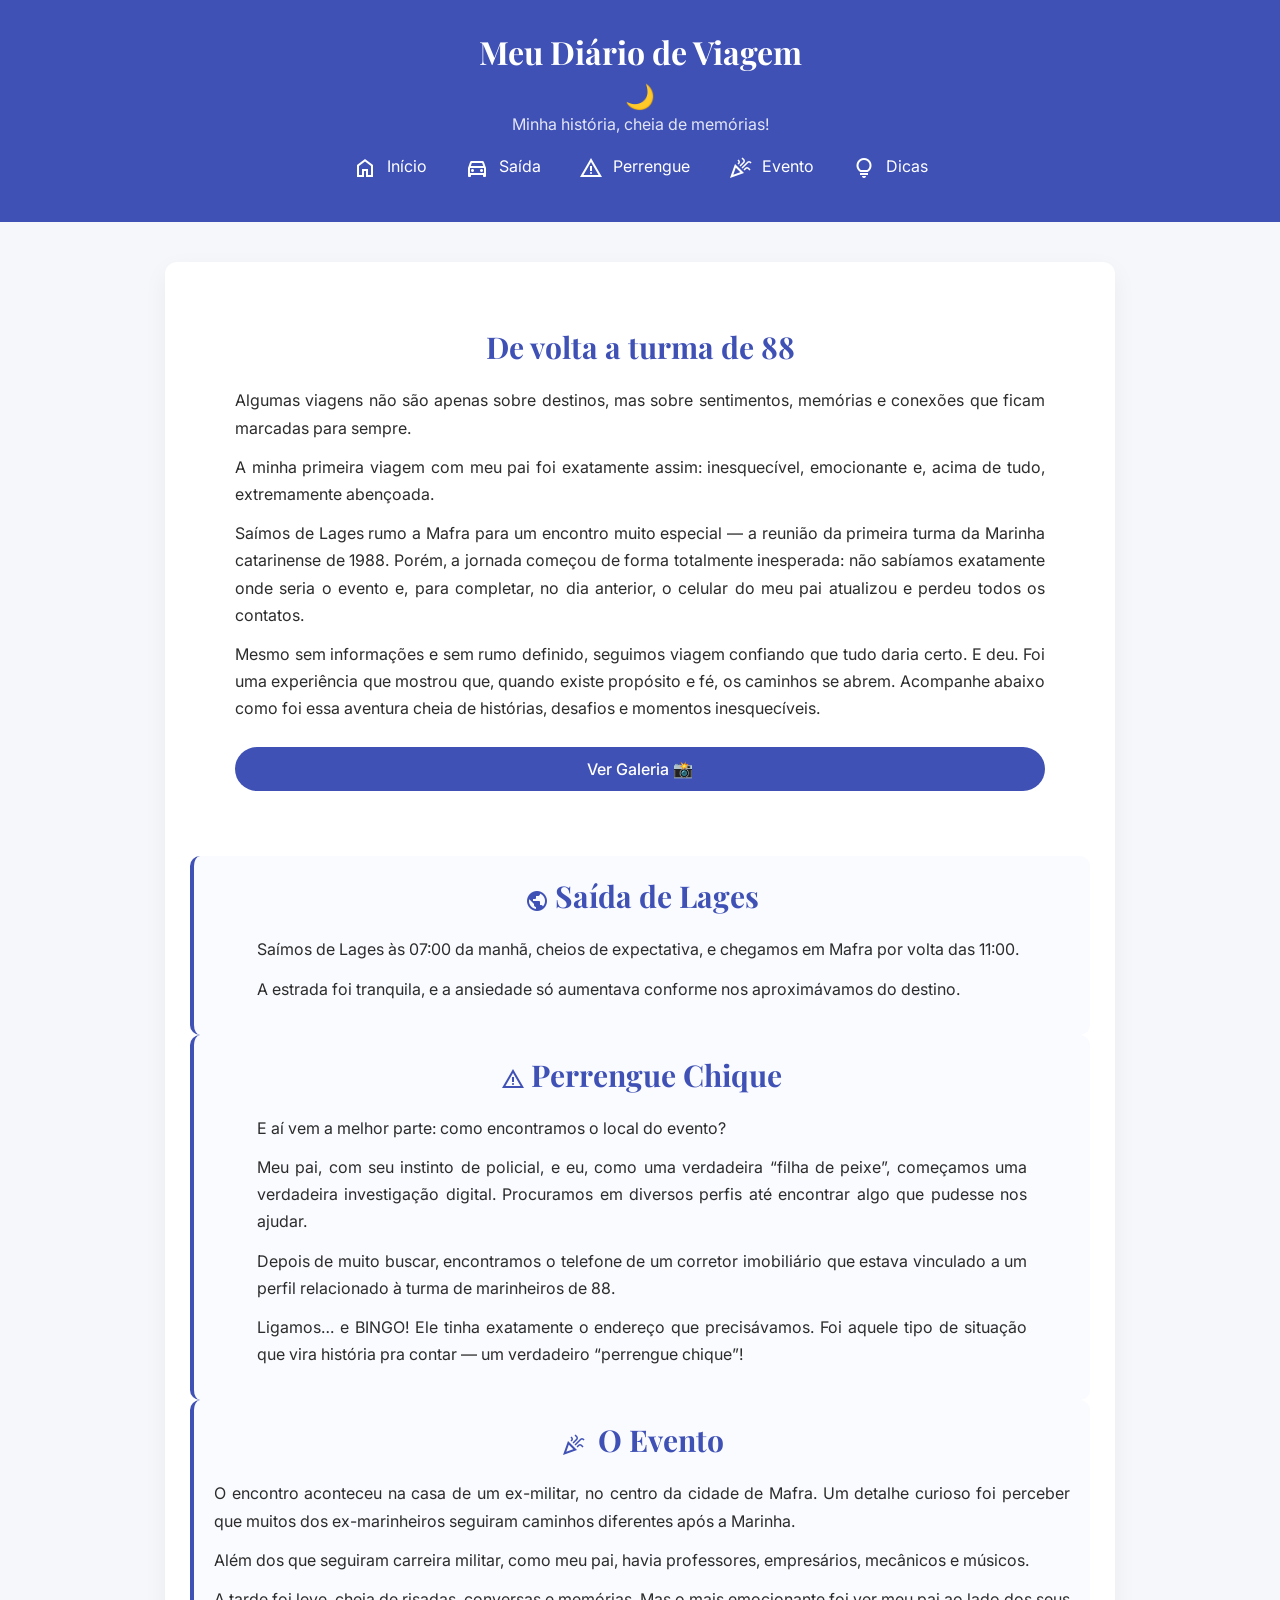
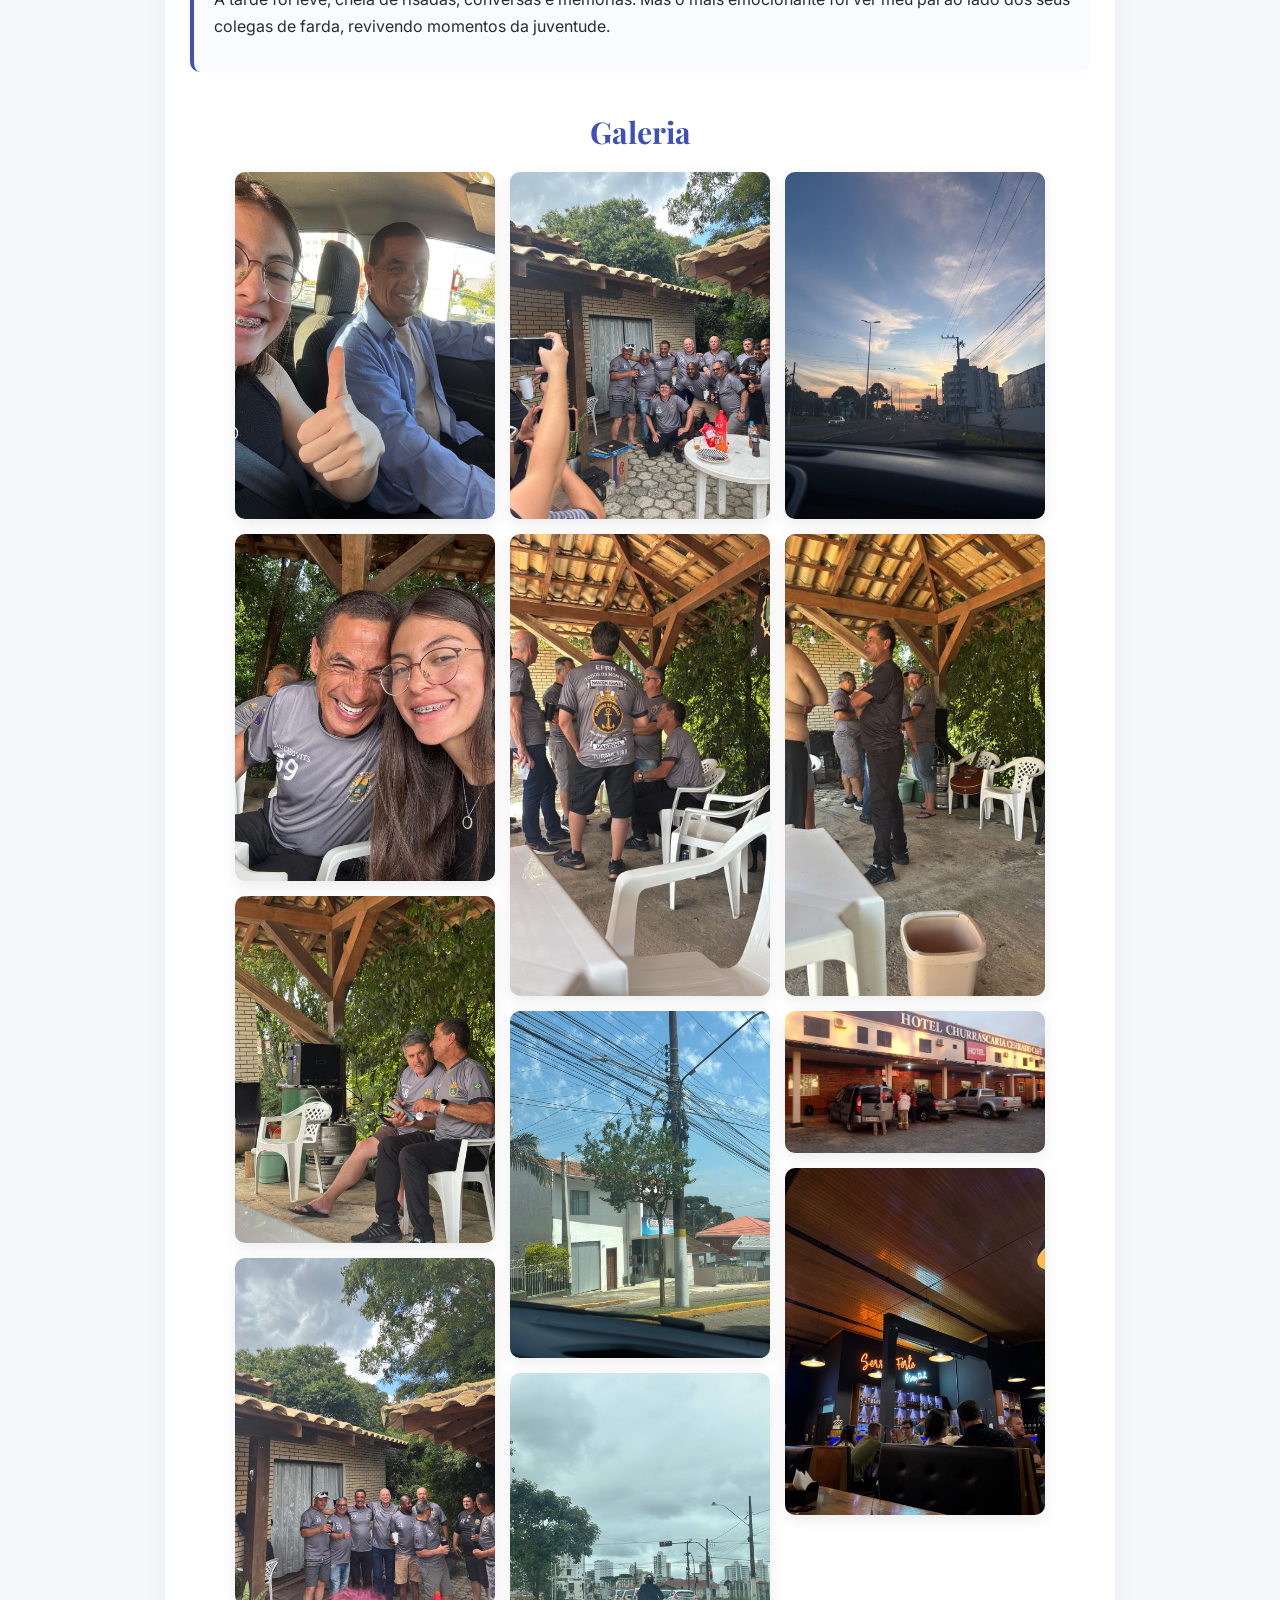
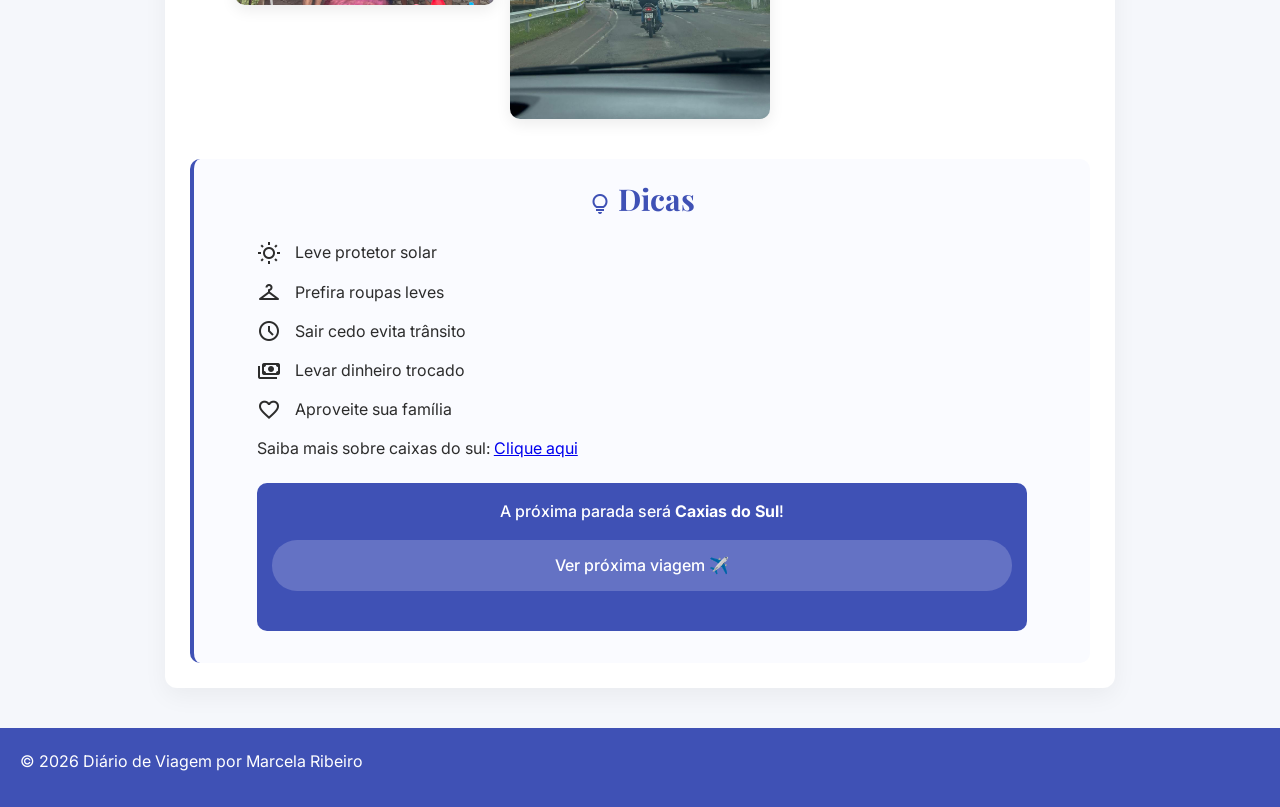
<file: index.html>
<!DOCTYPE html>
<html lang="pt-BR">
<head>
  <meta charset="UTF-8">
  <meta name="viewport" content="width=device-width, initial-scale=1.0">
  <title>Diário de Viagem | Mafra</title>
  
  
  <link href="https://fonts.googleapis.com/css2?family=Material+Symbols+Outlined" rel="stylesheet">
  <link rel="stylesheet" href="av.css">
  <script src="av.js"></script>

</head>
<body>


<header class="header">
  <div class="container">
    <h1>Meu Diário de Viagem</h1>
    <button id="toggle-theme">🌙</button><p class="subtitle">Minha história, cheia de memórias!</p>


    <nav>
      <ul class="menu">
        <li><a href="#intro"><span class="material-symbols-outlined">home</span> Início</a></li>
        <li><a href="#saida"><span class="material-symbols-outlined">directions_car</span> Saída</a></li>
        <li><a href="#perrengue"><span class="material-symbols-outlined">warning</span> Perrengue</a></li>
        <li><a href="#evento"><span class="material-symbols-outlined">celebration</span> Evento</a></li>
        <li><a href="#dicas"><span class="material-symbols-outlined">lightbulb</span> Dicas</a></li>
      </ul>
    </nav>
  </div>
</header>


<main>


<section id="intro" class="section">
  <div class="container">
    <h2 class="titulo">De volta a turma de 88</h2>


    <p>
        Algumas viagens não são apenas sobre destinos, mas sobre sentimentos, memórias e conexões que ficam marcadas para sempre.
    </p>


    <p>
        A minha primeira viagem com meu pai foi exatamente assim: inesquecível, emocionante e, acima de tudo, extremamente abençoada.
    </p>


    <p>
      Saímos de Lages rumo a Mafra para um encontro muito especial — a reunião da primeira turma da Marinha catarinense de 1988.
      Porém, a jornada começou de forma totalmente inesperada: não sabíamos exatamente onde seria o evento e, para completar,
      no dia anterior, o celular do meu pai atualizou e perdeu todos os contatos.
    </p>


    <p>
      Mesmo sem informações e sem rumo definido, seguimos viagem confiando que tudo daria certo. E deu.
      Foi uma experiência que mostrou que, quando existe propósito e fé, os caminhos se abrem.
      Acompanhe abaixo como foi essa aventura cheia de histórias, desafios e momentos inesquecíveis.
    </p>


    <a href="#galeria" class="btn">Ver Galeria 📸</a>
  </div>
</section>


<section id="saida" class="section card">
  <div class="container">
    <h2 class="titulo"><span class="material-symbols-outlined icon-spin">public</span>Saída de Lages</h2>
    <p>
        Saímos de Lages às 07:00 da manhã, cheios de expectativa, e chegamos em Mafra por volta das 11:00.
    </p>
    <p>
        A estrada foi tranquila, e a ansiedade só aumentava conforme nos aproximávamos do destino.
    </p>
  </div>
</section>


<section id="perrengue" class="section card">
  <div class="container">
    <h2 class="titulo"><span class="material-symbols-outlined icon-shake">warning</span>Perrengue Chique</h2>


    <p>
        E aí vem a melhor parte: como encontramos o local do evento?
    </p>


    <p>
      Meu pai, com seu instinto de policial, e eu, como uma verdadeira “filha de peixe”, começamos uma verdadeira investigação digital.
      Procuramos em diversos perfis até encontrar algo que pudesse nos ajudar.
    </p>


    <p>
      Depois de muito buscar, encontramos o telefone de um corretor imobiliário que estava vinculado a um perfil relacionado à turma de marinheiros de 88.
    </p>


    <p>
      Ligamos… e BINGO! Ele tinha exatamente o endereço que precisávamos.
      Foi aquele tipo de situação que vira história pra contar — um verdadeiro “perrengue chique”!
    </p>


  </div>
</section>


<section id="evento" class="section card">
  <h2 class="titulo"><span class="material-symbols-outlined icon-float">celebration</span> O Evento </h2>


    <p>
      O encontro aconteceu na casa de um ex-militar, no centro da cidade de Mafra.
      Um detalhe curioso foi perceber que muitos dos ex-marinheiros seguiram caminhos diferentes após a Marinha.
    </p>


    <p>
      Além dos que seguiram carreira militar, como meu pai, havia professores, empresários, mecânicos e músicos.
    </p>


    <p>
      A tarde foi leve, cheia de risadas, conversas e memórias.
      Mas o mais emocionante foi ver meu pai ao lado dos seus colegas de farda, revivendo momentos da juventude.
    </p>


  </div>
</section>


<section id="galeria" class="section">
  <div class="container">
    <h2 class="titulo">Galeria</h2>


    <div class="grid">
      <img src="IMG1.jpeg" alt="Selfie com pai sorrindo no carro, ambos felizes iniciando a viagem.">
      <img src="IMG2.jpeg" alt="Pai e filha sorrindo juntos, demonstrando carinho e conexão.">
      <img src="IMG5.jpeg" alt="Homens conversando durante o encontro em ambiente descontraído.">
      <img src="IMG3.jpeg" alt="Grupo de ex-marinheiros reunidos sorrindo em confraternização.">
      <img src="IMG4.jpeg" alt="Registro do evento sendo fotografado com celular.">
      <img src="IMG9.jpeg" alt="Camiseta da turma 1/88 da Marinha com frase simbólica.">
      <img src="IMG8.jpeg" alt="Rua da cidade de Mafra vista durante a viagem.">
      <img src="IMG7.jpeg" alt="Rua urbana vista de dentro do carro.">
      <img src="IMG77.jpeg" alt="Pôr do sol em Lages com céu alaranjado.">
      <img src="IMG10.jpeg" alt="Pai sorrindo durante o evento com colegas.">
      <img src="CAFÉ DA MANHÃ.jpg.jpeg" alt="Café da Manhã no paradouro Cerrado Café, margens BR - 116 Em Ponte Alta.">
      <img src="JANTAR.jpeg" alt="Jantar no restaurante Serra Forte em Lages.">


    </div>
  </div>
</section>


<section id="dicas" class="section card">
  <div class="container">
    <h2 class="titulo"><span class="material-symbols-outlined icon-pulse">lightbulb</span>Dicas</h2>
<ul>
  <li><span class="material-symbols-outlined">wb_sunny</span> Leve protetor solar</li>
  <li><span class="material-symbols-outlined">checkroom</span> Prefira roupas leves</li>
  <li><span class="material-symbols-outlined">schedule</span> Sair cedo evita trânsito</li>
  <li><span class="material-symbols-outlined">payments</span> Levar dinheiro trocado</li>
  <li><span class="material-symbols-outlined">favorite</span> Aproveite sua família</li>
</ul>



    <p>
      Saiba mais sobre caixas do sul:
      <a href="https://pt.wikipedia.org/wiki/Mafra_(Santa_Catarina)" target="_blank">Clique aqui</a>
    </p>

  <p class="proxima">
  A próxima parada será <strong>Caxias do Sul</strong>!
  <a href="proximaviagem.html" class="btn">Ver próxima viagem ✈️</a>
  </p>



  </div>
</section>


</main>


<footer class="footer">
  <p>© 2026 Diário de Viagem por Marcela Ribeiro</p>
</footer>


</body>
</file>
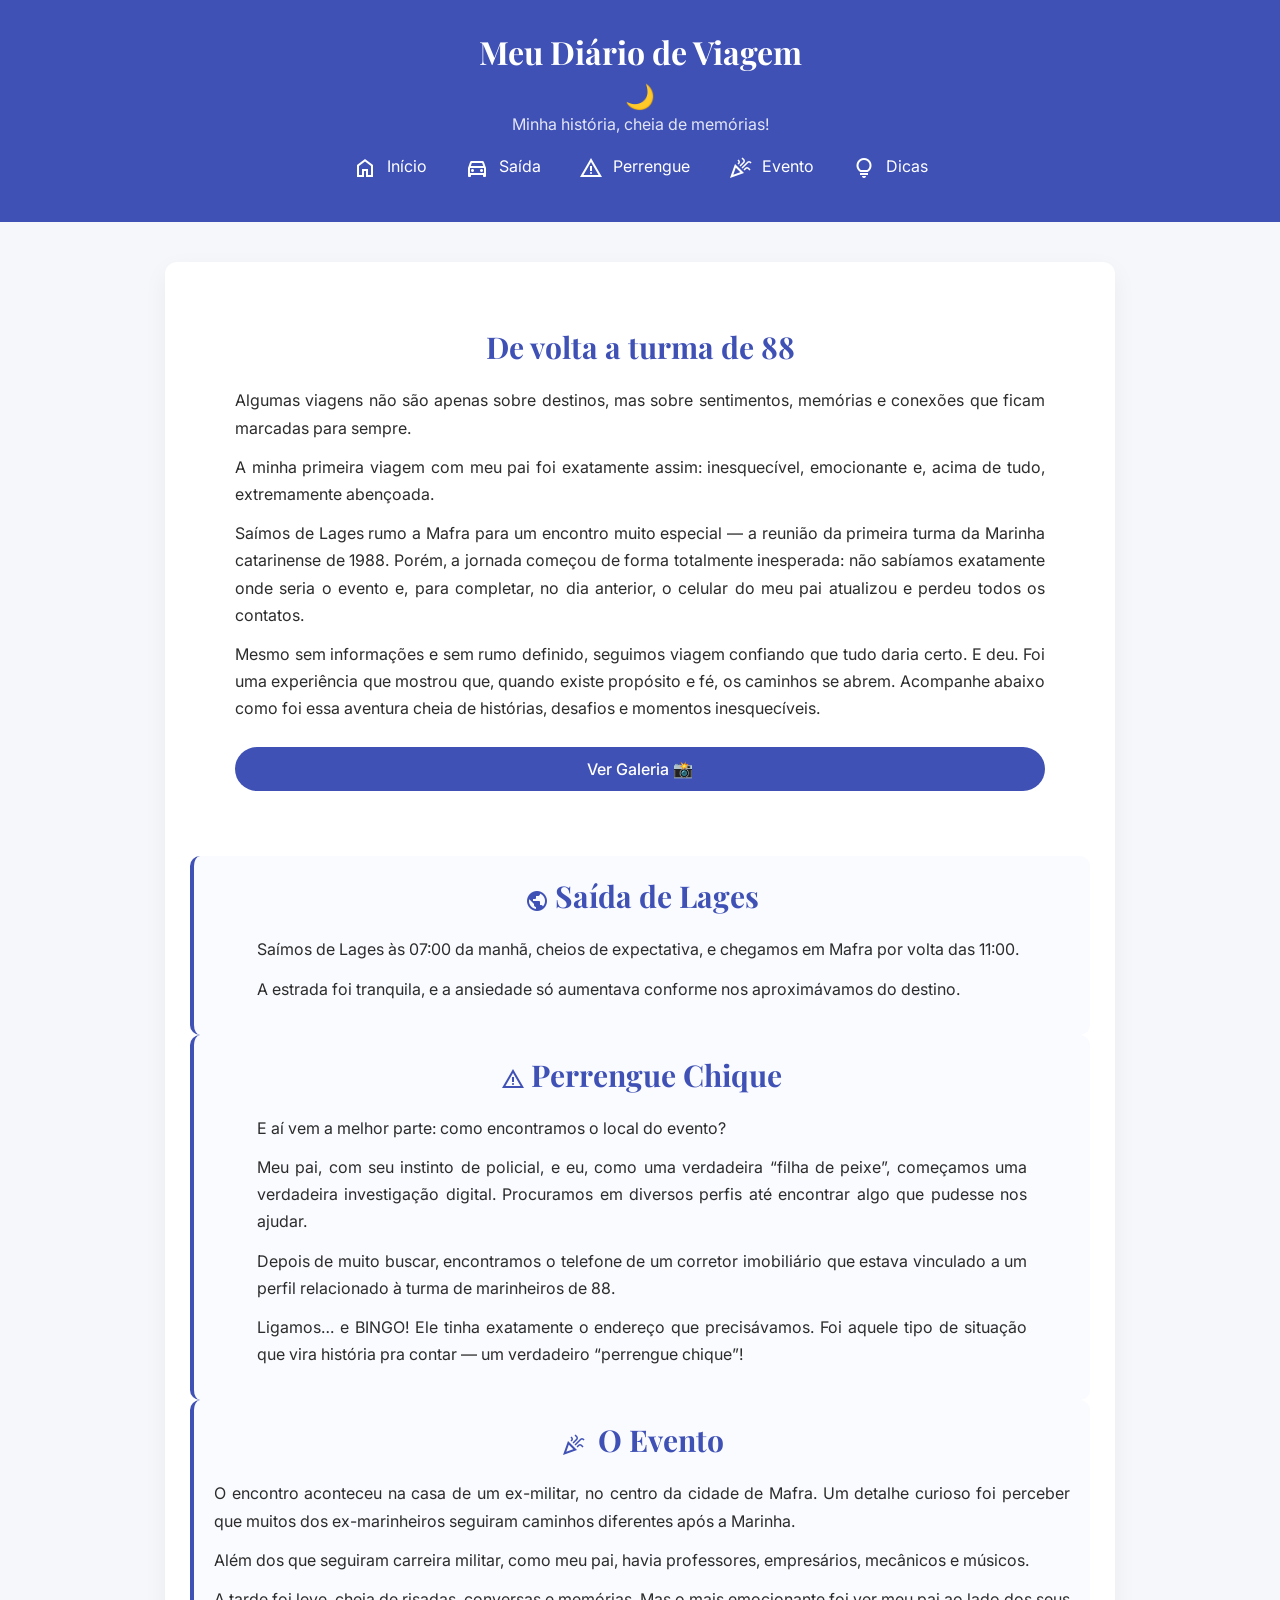
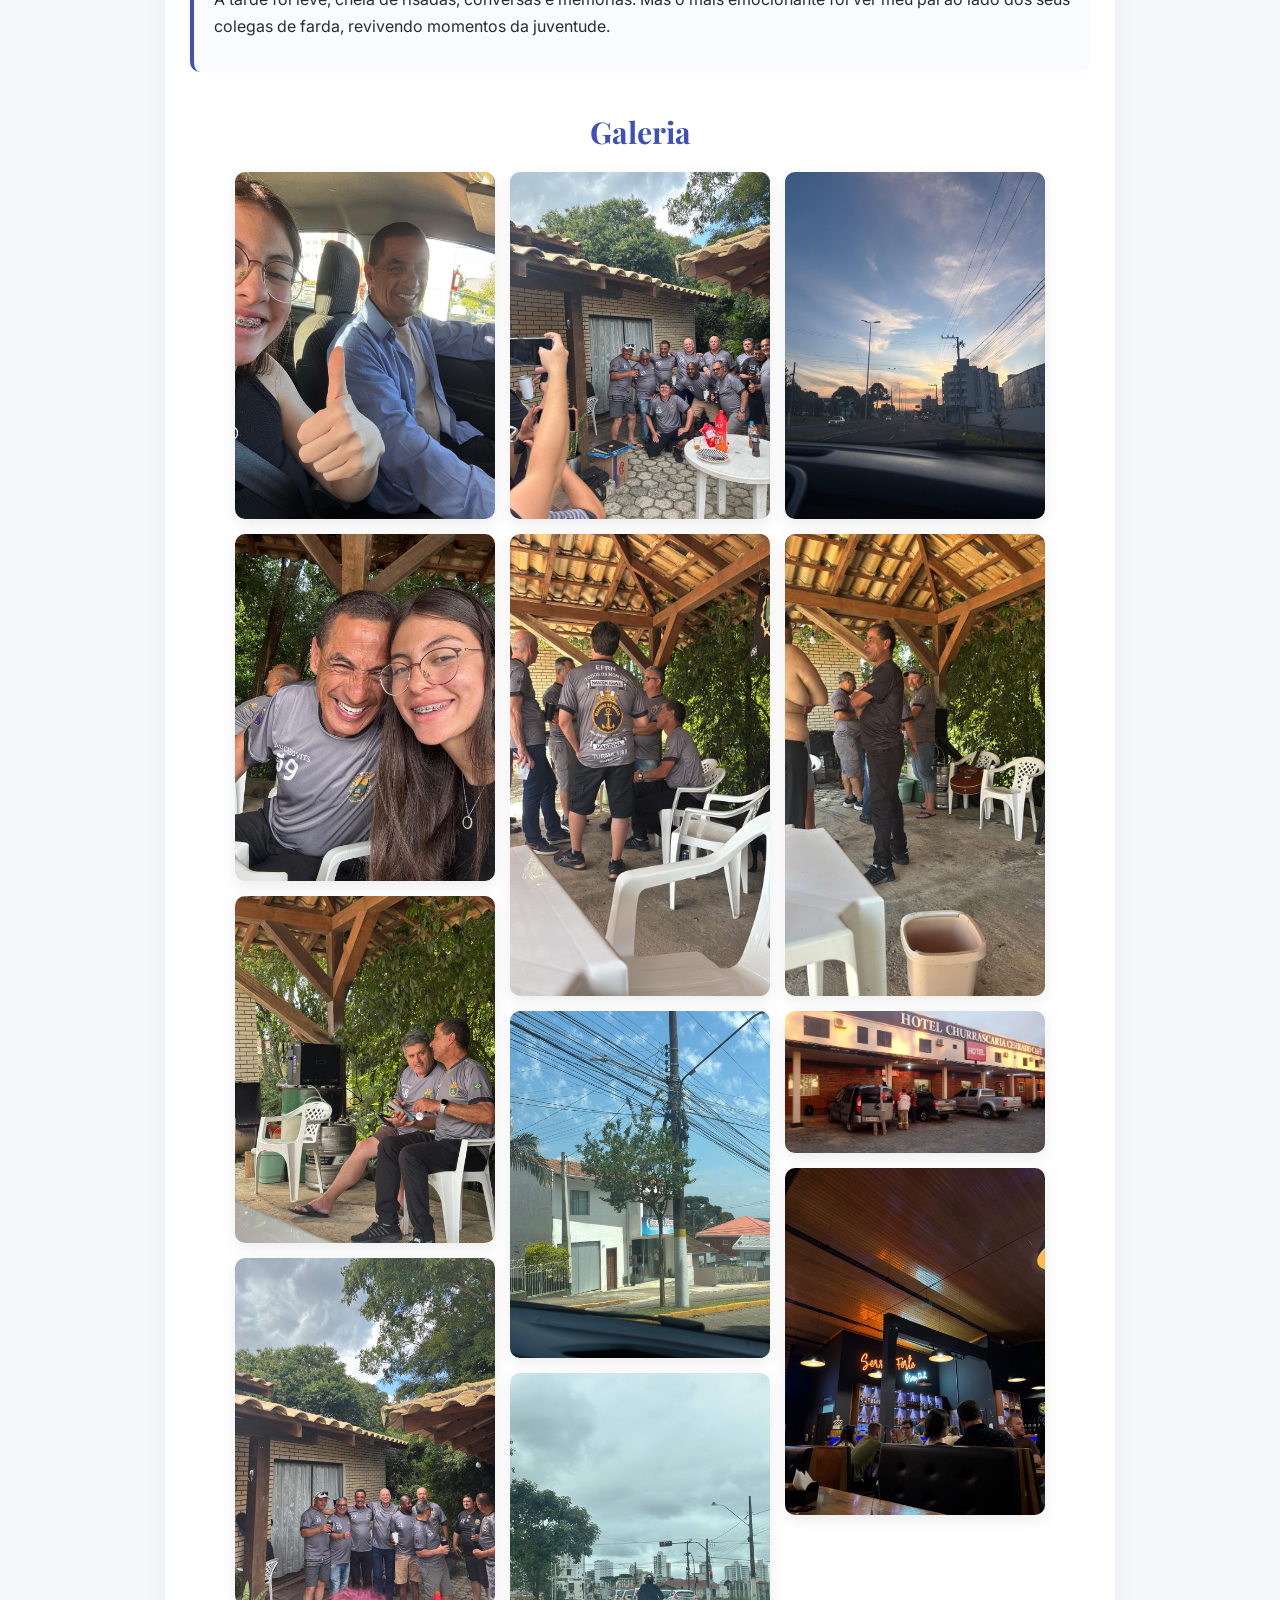
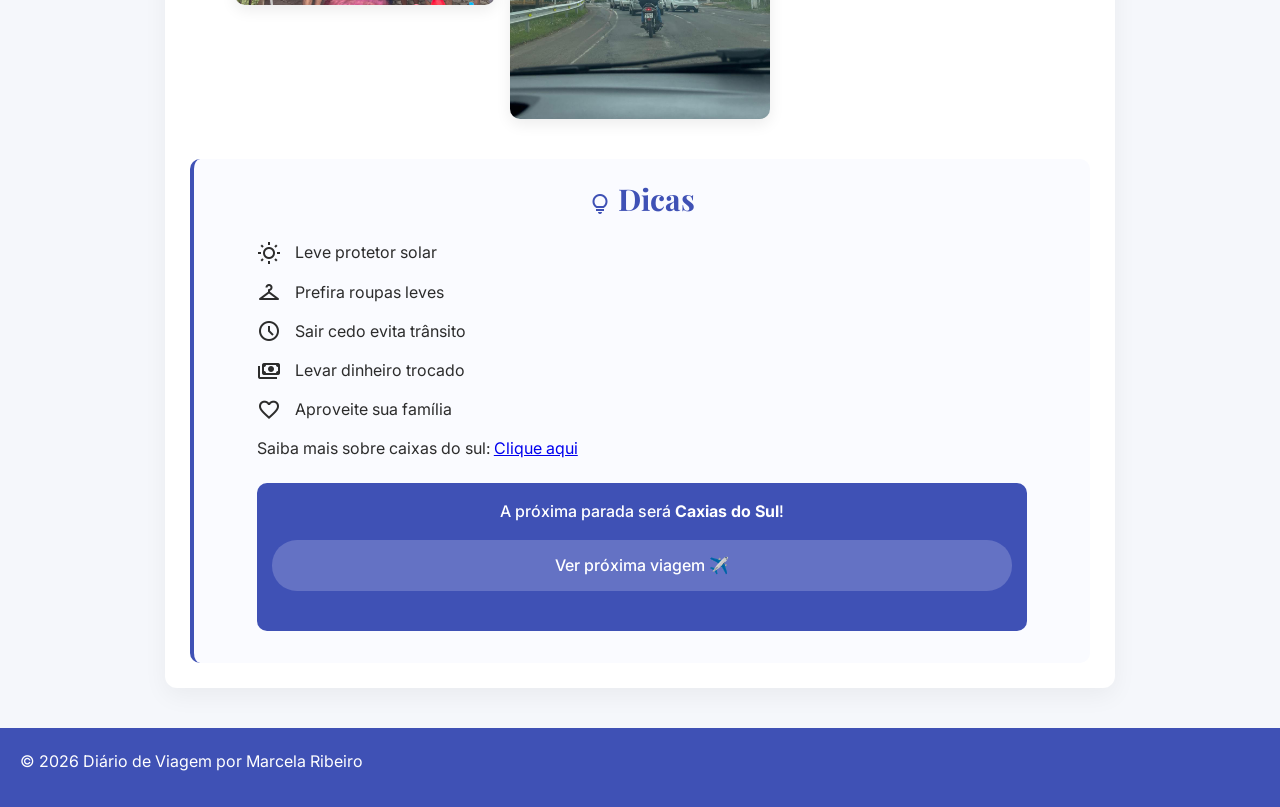
<file: av.html>
<!DOCTYPE html>
<html lang="pt-BR">
<head>
  <meta charset="UTF-8">
  <meta name="viewport" content="width=device-width, initial-scale=1.0">
  <title>Diário de Viagem | Mafra</title>
  
  
  <link href="https://fonts.googleapis.com/css2?family=Material+Symbols+Outlined" rel="stylesheet">
  <link rel="stylesheet" href="av.css">
  <script src="av.js"></script>

</head>
<body>


<header class="header">
  <div class="container">
    <h1>Meu Diário de Viagem</h1>
    <button id="toggle-theme">🌙</button><p class="subtitle">Minha história, cheia de memórias!</p>


    <nav>
      <ul class="menu">
        <li><a href="#intro"><span class="material-symbols-outlined">home</span> Início</a></li>
        <li><a href="#saida"><span class="material-symbols-outlined">directions_car</span> Saída</a></li>
        <li><a href="#perrengue"><span class="material-symbols-outlined">warning</span> Perrengue</a></li>
        <li><a href="#evento"><span class="material-symbols-outlined">celebration</span> Evento</a></li>
        <li><a href="#dicas"><span class="material-symbols-outlined">lightbulb</span> Dicas</a></li>
      </ul>
    </nav>
  </div>
</header>


<main>


<section id="intro" class="section">
  <div class="container">
    <h2 class="titulo">De volta a turma de 88</h2>


    <p>
        Algumas viagens não são apenas sobre destinos, mas sobre sentimentos, memórias e conexões que ficam marcadas para sempre.
    </p>


    <p>
        A minha primeira viagem com meu pai foi exatamente assim: inesquecível, emocionante e, acima de tudo, extremamente abençoada.
    </p>


    <p>
      Saímos de Lages rumo a Mafra para um encontro muito especial — a reunião da primeira turma da Marinha catarinense de 1988.
      Porém, a jornada começou de forma totalmente inesperada: não sabíamos exatamente onde seria o evento e, para completar,
      no dia anterior, o celular do meu pai atualizou e perdeu todos os contatos.
    </p>


    <p>
      Mesmo sem informações e sem rumo definido, seguimos viagem confiando que tudo daria certo. E deu.
      Foi uma experiência que mostrou que, quando existe propósito e fé, os caminhos se abrem.
      Acompanhe abaixo como foi essa aventura cheia de histórias, desafios e momentos inesquecíveis.
    </p>


    <a href="#galeria" class="btn">Ver Galeria 📸</a>
  </div>
</section>


<section id="saida" class="section card">
  <div class="container">
    <h2 class="titulo"><span class="material-symbols-outlined icon-spin">public</span>Saída de Lages</h2>
    <p>
        Saímos de Lages às 07:00 da manhã, cheios de expectativa, e chegamos em Mafra por volta das 11:00.
    </p>
    <p>
        A estrada foi tranquila, e a ansiedade só aumentava conforme nos aproximávamos do destino.
    </p>
  </div>
</section>


<section id="perrengue" class="section card">
  <div class="container">
    <h2 class="titulo"><span class="material-symbols-outlined icon-shake">warning</span>Perrengue Chique</h2>


    <p>
        E aí vem a melhor parte: como encontramos o local do evento?
    </p>


    <p>
      Meu pai, com seu instinto de policial, e eu, como uma verdadeira “filha de peixe”, começamos uma verdadeira investigação digital.
      Procuramos em diversos perfis até encontrar algo que pudesse nos ajudar.
    </p>


    <p>
      Depois de muito buscar, encontramos o telefone de um corretor imobiliário que estava vinculado a um perfil relacionado à turma de marinheiros de 88.
    </p>


    <p>
      Ligamos… e BINGO! Ele tinha exatamente o endereço que precisávamos.
      Foi aquele tipo de situação que vira história pra contar — um verdadeiro “perrengue chique”!
    </p>


  </div>
</section>


<section id="evento" class="section card">
  <h2 class="titulo"><span class="material-symbols-outlined icon-float">celebration</span> O Evento </h2>


    <p>
      O encontro aconteceu na casa de um ex-militar, no centro da cidade de Mafra.
      Um detalhe curioso foi perceber que muitos dos ex-marinheiros seguiram caminhos diferentes após a Marinha.
    </p>


    <p>
      Além dos que seguiram carreira militar, como meu pai, havia professores, empresários, mecânicos e músicos.
    </p>


    <p>
      A tarde foi leve, cheia de risadas, conversas e memórias.
      Mas o mais emocionante foi ver meu pai ao lado dos seus colegas de farda, revivendo momentos da juventude.
    </p>


  </div>
</section>


<section id="galeria" class="section">
  <div class="container">
    <h2 class="titulo">Galeria</h2>


    <div class="grid">
      <img src="IMG1.jpeg" alt="Selfie com pai sorrindo no carro, ambos felizes iniciando a viagem.">
      <img src="IMG2.jpeg" alt="Pai e filha sorrindo juntos, demonstrando carinho e conexão.">
      <img src="IMG5.jpeg" alt="Homens conversando durante o encontro em ambiente descontraído.">
      <img src="IMG3.jpeg" alt="Grupo de ex-marinheiros reunidos sorrindo em confraternização.">
      <img src="IMG4.jpeg" alt="Registro do evento sendo fotografado com celular.">
      <img src="IMG9.jpeg" alt="Camiseta da turma 1/88 da Marinha com frase simbólica.">
      <img src="IMG8.jpeg" alt="Rua da cidade de Mafra vista durante a viagem.">
      <img src="IMG7.jpeg" alt="Rua urbana vista de dentro do carro.">
      <img src="IMG77.jpeg" alt="Pôr do sol em Lages com céu alaranjado.">
      <img src="IMG10.jpeg" alt="Pai sorrindo durante o evento com colegas.">
      <img src="CAFÉ DA MANHÃ.jpg.jpeg" alt="Café da Manhã no paradouro Cerrado Café, margens BR - 116 Em Ponte Alta.">
      <img src="JANTAR.jpeg" alt="Jantar no restaurante Serra Forte em Lages.">


    </div>
  </div>
</section>


<section id="dicas" class="section card">
  <div class="container">
    <h2 class="titulo"><span class="material-symbols-outlined icon-pulse">lightbulb</span>Dicas</h2>
<ul>
  <li><span class="material-symbols-outlined">wb_sunny</span> Leve protetor solar</li>
  <li><span class="material-symbols-outlined">checkroom</span> Prefira roupas leves</li>
  <li><span class="material-symbols-outlined">schedule</span> Sair cedo evita trânsito</li>
  <li><span class="material-symbols-outlined">payments</span> Levar dinheiro trocado</li>
  <li><span class="material-symbols-outlined">favorite</span> Aproveite sua família</li>
</ul>



    <p>
      Saiba mais sobre caixas do sul:
      <a href="https://pt.wikipedia.org/wiki/Mafra_(Santa_Catarina)" target="_blank">Clique aqui</a>
    </p>

  <p class="proxima">
  A próxima parada será <strong>Caxias do Sul</strong>!
  <a href="proximaviagem.html" class="btn">Ver próxima viagem ✈️</a>
  </p>



  </div>
</section>


</main>


<footer class="footer">
  <p>© 2026 Diário de Viagem por Marcela Ribeiro</p>
</footer>


</body>
</html>
</file>
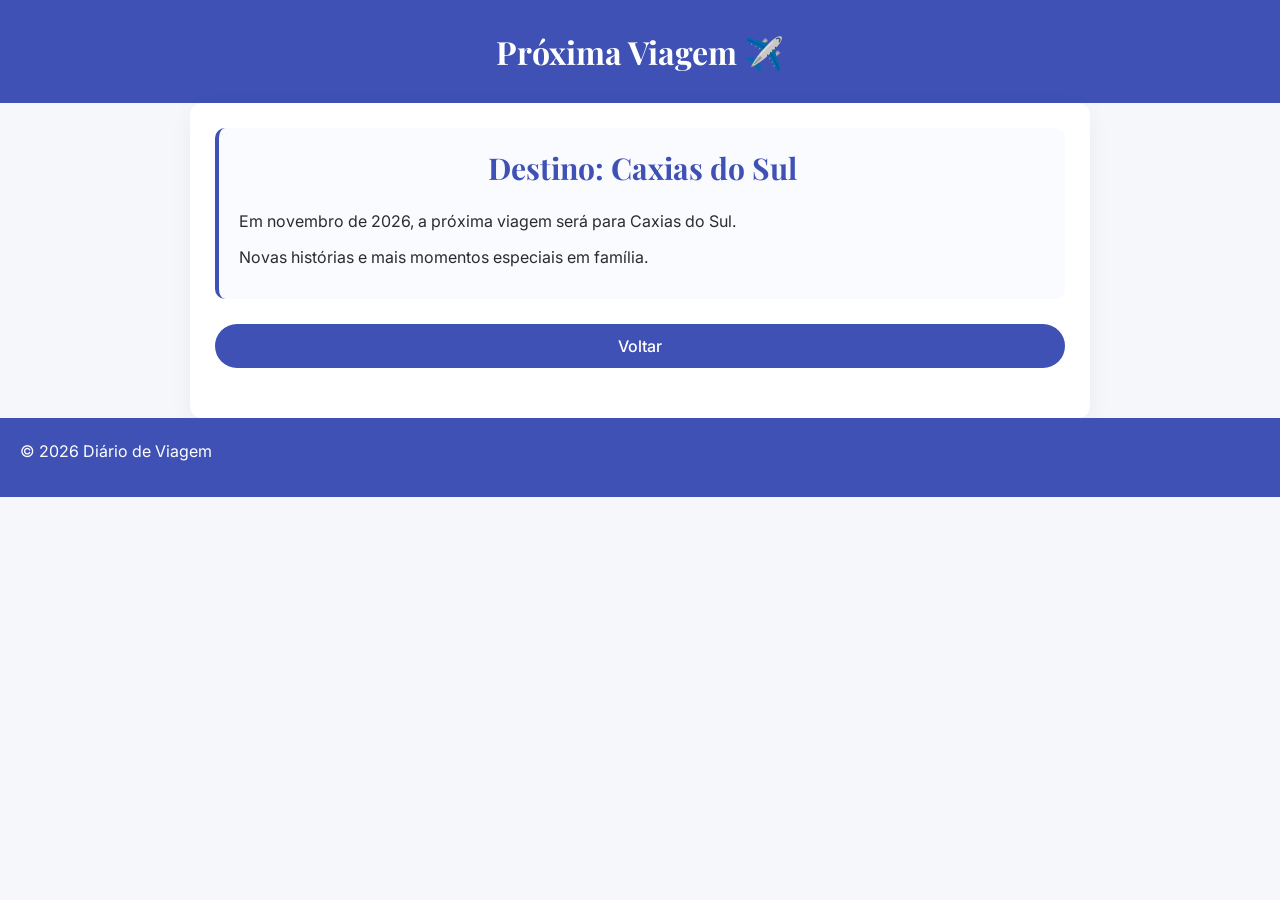
<file: proximaviagem.html>
<!DOCTYPE html>
<html lang="pt-BR">
<head>
  <meta charset="UTF-8">
  <title>Próxima Viagem</title>

  <link rel="stylesheet" href="av.css">
  <link href="https://fonts.googleapis.com/css2?family=Material+Symbols+Outlined" rel="stylesheet">
</head>

<body>

<header class="header">
  <h1>Próxima Viagem ✈️</h1>
</header>

<main class="container">

  <section class="section card">
    <h2 class="titulo">Destino: Caxias do Sul</h2>

    <p>
      Em novembro de 2026, a próxima viagem será para Caxias do Sul.
    </p>

       Novas histórias e mais momentos especiais em família.
    </p>

  </section>

  <a href="av.html" class="btn">Voltar</a>

</main>

<footer class="footer">
  <p>© 2026 Diário de Viagem</p>
</footer>

</body>
</html>
</file>
<file: av.css>
@import url('https://fonts.googleapis.com/css2?family=Playfair+Display:wght@600&family=Inter:wght@400;500&display=swap'); 

* {
  margin: 0;
  padding: 0;
  box-sizing: border-box;
}


body {
  background: #f5f7fb;
  font-family: 'Inter', sans-serif;
  color: #2c2c2c;
}


.container {
  width: 90%;
  max-width: 900px;
  margin: 0 auto;
}


main {
  background: #ffffff;
  margin: 40px auto;
  border-radius: 12px;
  padding: 25px;
  max-width: 950px;
  box-shadow: 0 8px 25px rgba(0,0,0,0.05);
}


.header {
  background: #3f51b5;
  color: white;
  text-align: center;
  padding: 30px 20px;
}


.subtitle {
  text-align: center; 
  opacity: 0.85;
}



.menu {
  list-style: none;
  display: flex;
  justify-content: center;
  gap: 18px;
  margin-top: 15px;
  flex-wrap: wrap;
}


.menu a {
  color: white;
  text-decoration: none;
  padding: 6px 10px;
  transition: 0.3s;
}


.menu a:hover {
  background: rgba(255,255,255,0.2);
  border-radius: 6px;
}



.section {
  padding: 40px 0;
}



h1, h2 {
  font-family: 'Playfair Display', serif;
}


.titulo {
  text-align: center;
  margin-bottom: 20px;
  color: #3f51b5;
  font-size: 30px;
}


/* Aqui usei um pouco mais da IA para saber como colocar margem nos textos.*/
p, li {
  line-height: 1.7;
  margin-bottom: 12px;
  text-align: justify;
}



.card {
  background: #fafbff;
  padding: 20px;
  border-radius: 10px;
  border-left: 4px solid #3f51b5;
}


.btn {
  display: block;
  margin: 25px auto;
  padding: 12px 24px;
  background: #3f51b5;
  color: white;
  border-radius: 25px;
  text-align: center;
  text-decoration: none;
  font-weight: 500;
  transition: 0.3s;
}


.btn:hover {
  background: #2c3a8c;
  transform: scale(1.04);
}


/* Tive auxilio da IA para fazer essa parte, a ideia era deixar o layout semelhante ao pinterest. */
.grid {
  column-count: 3;
  column-gap: 15px;
}


.grid img {
  width: 100%;
  margin-bottom: 15px;
  border-radius: 10px;
  transition: 0.3s;
  cursor: pointer;
  box-shadow: 0 5px 15px rgba(0,0,0,0.08);
}


.grid img:hover {
  transform: scale(1.04);
}



#dicas ul {
  list-style: none;
  transition: transform 0.3s ease, box-shadow 0.3s ease;
  cursor: pointer;
}


#dicas li:hover {
  background: #eef1ff;
  padding: 12px;
  margin-bottom: 10px;
  border-radius: 8px;
  transform: scale(1.05);
  box-shadow: 0 10px 25px rgba(0,0,0,0.15);
}



.link-cidade {
  margin-top: 15px;
  text-align: center;
}


.link-cidade a {
  color: #3f51b5;
  font-weight: 500;
  text-decoration: none;
}


.link-cidade a:hover {
  text-decoration: underline;
}


.proxima {
  background: #3f51b5;
  color: white;
  padding: 15px;
  border-radius: 10px;
  text-align: center;
  margin-top: 20px;
  font-weight: 500;
}

.proxima .btn {
  margin-top: 15px;
  background: #6472c4
 
}

.footer {
  background: #3f51b5;
  color: white;
  text-align: center;
  padding: 20px;
}



html {
  scroll-behavior: smooth;
}



@media (max-width: 600px) {
  .grid {
    column-count: 1;
  }


  .titulo {
    font-size: 24px;


  }


}

/* Tive apoio do W3 school porque queria passar o mouse e a fazer com que os textos e imagens ampliassem e ficar afrente das outras,
com isso além do :hover, utilizei o z-index.*/

.grid img {
  display: block;
  transition: transform 0.4s ease, box-shadow 0.4s ease;
}


.grid img:hover {
  transform: scale(1.2); /* mais forte agora */
  z-index: 999;
  position: relative;
  box-shadow: 0 20px 60px rgba(0,0,0,0.4);
}


.card {
  transition: transform 0.3s ease, box-shadow 0.3s ease;
}


.card:hover {
  transform: scale(1.03);
  box-shadow: 0 15px 40px rgba(0,0,0,0.15);
  z-index: 2;
  position: relative;
}
#dicas.card:hover {
  transform: none;
  box-shadow: none;
}
/* Check na dica */
.dica-check {
    color: #28a745 !important; 
    text-decoration: line-through; 
    font-weight: bold;
    transition: all 0.3s ease;
}
#toggle-theme {
    cursor: pointer;
    background: none;
    border: none;
    font-size: 24px;
    margin-top: 10px;
    transition: transform 0.3s ease;
}

#toggle-theme:hover {
    transform: scale(1.2);
}

/* EFEITO INSTA */
.img-focada {
    position: fixed;
    top: 0;
    left: 0;
    width: 100%;
    height: 100%;
    background: rgba(0, 0, 0, 0.9);
    display: flex;
    justify-content: center;
    align-items: center;
    z-index: 2000;
    cursor: pointer;
}

.img-focada img {
    max-width: 90%;
    max-height: 90%;
    border-radius: 10px;
    box-shadow: 0 0 30px rgba(0,0,0,0.5);
    transform: scale(1);
    transition: transform 0.3s ease;
}

/* MODO NOTURNO */

body.dark-mode-active {
    background-color: #1a1a1a !important;
    color: #f5f5f5 !important;
}

.dark-mode-active main {
    background-color: #2d2d2d !important;
    color: #f5f5f5 !important;
}

.dark-mode-active .card {
    background-color: #333 !important;
    color: #eee !important;
    border-left: 4px solid #7986cb !important;
}

.dark-mode-active p, .dark-mode-active h2, .dark-mode-active li {
    color: #ddd !important;
}
/* ANIMAÇÃO PULSAR (para Dicas) */
@keyframes pulse {
  0% { transform: scale(1); }
  50% { transform: scale(1.3); }
  100% { transform: scale(1); }
}

.icon-pulse {
  animation: pulse 1.2s infinite;
}

/* ANIMAÇÃO GIRAR (para Saída) */
@keyframes spin {
  from { transform: rotate(0deg); }
  to { transform: rotate(360deg); }
}

.icon-spin {
  animation: spin 2s linear infinite;
}




/* Ícones base */
.material-symbols-outlined {
  vertical-align: middle;
  margin-right: 6px;
  transition: 0.3s;
}

/* Menu anima leve */
.menu a:hover .material-symbols-outlined {
  transform: scale(1.2);
}

/* Alinhamento dicas */
#dicas li {
  display: flex;
  align-items: center;
  gap: 8px;
}

/* FLOAT */
@keyframes float {
  0% { transform: translateY(0px); }
  50% { transform: translateY(-6px); }
  100% { transform: translateY(0px); }
}

.icon-float {
  animation: float 2s ease-in-out infinite;
}

/* SHAKE */
@keyframes shake {
  0% { transform: translateX(0); }
  25% { transform: translateX(-2px); }
  50% { transform: translateX(2px); }
  75% { transform: translateX(-2px); }
  100% { transform: translateX(0); }
}

.icon-shake:hover {
  animation: shake 0.3s;
}

/* PULSE */
@keyframes pulse {
  0% { transform: scale(1); }
  50% { transform: scale(1.3); }
  100% { transform: scale(1); }
}

.icon-pulse {
  animation: pulse 1.2s infinite;
}

/* SPIN */
@keyframes spin {
  from { transform: rotate(0deg); }
  to { transform: rotate(360deg); }
}

.icon-spin {
  animation: spin 2s linear infinite;
}
</file>
